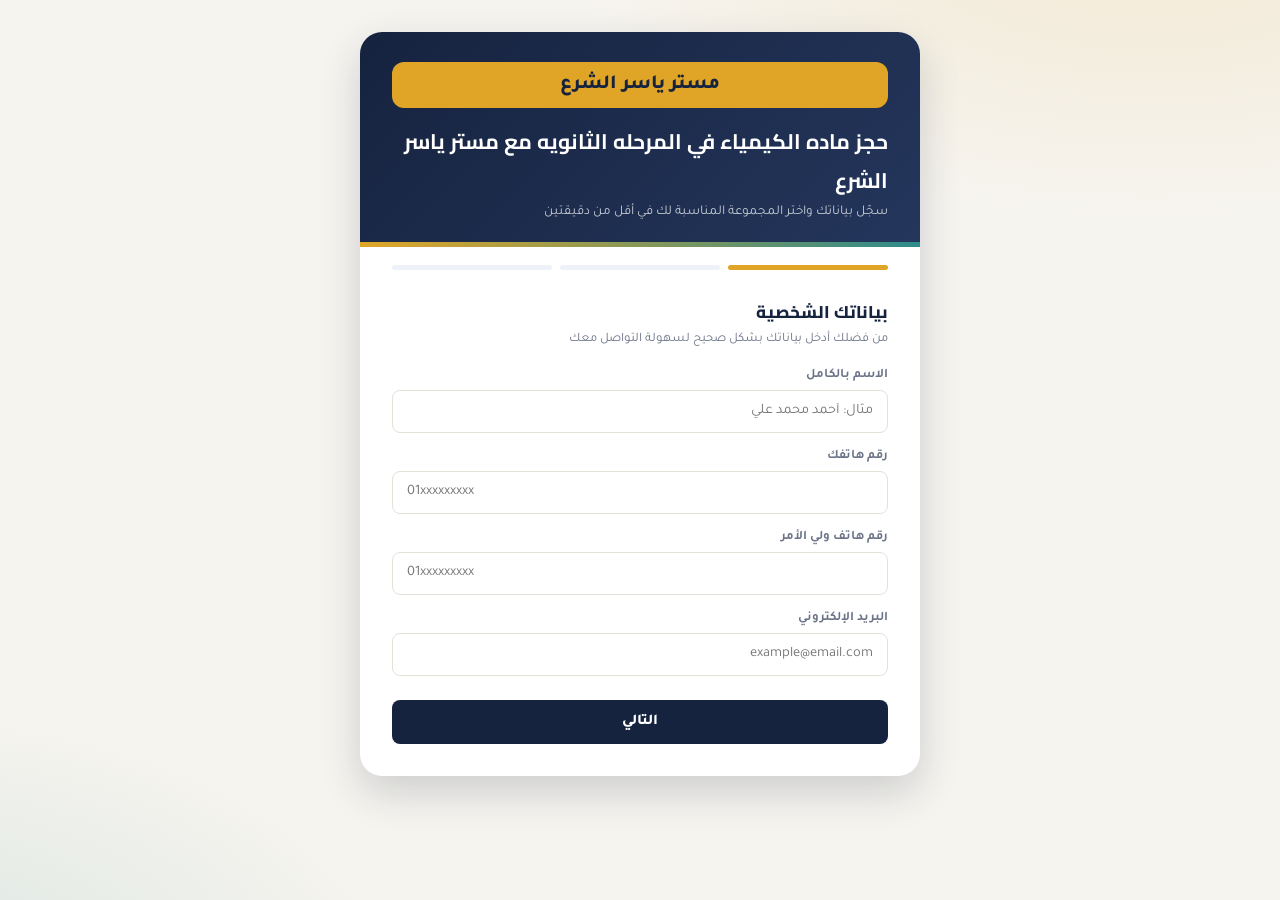
<file: index.html>
<!DOCTYPE html>
<html lang="ar" dir="rtl">
<head>
<meta charset="UTF-8">
<meta name="viewport" content="width=device-width, initial-scale=1.0">
<title>تسجيل حجز  - الأستاذ ياسر الشرع</title>
<link rel="stylesheet" href="css/style.css">
</head>
<body>

<div class="page-wrap">
  <div class="reg-card">

    <div class="reg-header">
      <div class="reg-logo">مستر ياسر الشرع</div>

      <h1>حجز ماده الكيمياء في المرحله الثانويه مع مستر ياسر الشرع</h1>
      <p>سجّل بياناتك واختر المجموعة المناسبة لك في أقل من دقيقتين</p>
    </div>

    <div class="steps">
      <div class="step-dot active" id="dot-1"></div>
      <div class="step-dot" id="dot-2"></div>
      <div class="step-dot" id="dot-3"></div>
    </div>

    <div class="reg-body">
      <div class="form-msg" id="globalMsg"></div>

      <form id="regForm" novalidate>

        <!-- الخطوة 1: البيانات الشخصية -->
        <div class="step-panel active" id="panel-1">
          <h2 class="step-title">بياناتك الشخصية</h2>
          <p class="step-sub">من فضلك أدخل بياناتك بشكل صحيح لسهولة التواصل معك</p>

          <div class="field" id="fieldFullName">
            <label class="field-label">الاسم بالكامل</label>
            <input class="input" type="text" id="fullName" placeholder="مثال: أحمد محمد علي">
            <div class="field-error">من فضلك أدخل الاسم بالكامل</div>
          </div>

          <div class="field" id="fieldPhone">
            <label class="field-label">رقم هاتفك</label>
            <input class="input" type="tel" id="phone" placeholder="01xxxxxxxxx">
            <div class="field-error">من فضلك أدخل رقم هاتف صحيح</div>
          </div>

          <div class="field" id="fieldParentPhone">
            <label class="field-label">رقم هاتف ولي الأمر</label>
            <input class="input" type="tel" id="parentPhone" placeholder="01xxxxxxxxx">
            <div class="field-error">من فضلك أدخل رقم هاتف ولي الأمر</div>
          </div>

          <div class="field" id="fieldEmail">
            <label class="field-label">البريد الإلكتروني</label>
            <input class="input" type="email" id="email" placeholder="example@email.com">
            <div class="field-error" id="emailError">من فضلك أدخل بريد إلكتروني صحيح</div>
          </div>

          <div class="step-actions">
            <button type="button" class="btn btn-primary" id="toStep2Btn">التالي</button>
          </div>
        </div>

        <!-- الخطوة 2: النوع -->
        <div class="step-panel" id="panel-2">
          <h2 class="step-title">حدد نوعك</h2>
          <p class="step-sub">سيتم عرض المجموعات المتاحة بناءً على اختيارك</p>

          <div class="gender-grid">
            <label class="gender-option">
              <input type="radio" name="gender" value="Male" id="genderMale">
              <div class="gender-card">
                <span class="emoji">👦</span>
                <span class="label">طالب</span>
              </div>
            </label>
            <label class="gender-option">
              <input type="radio" name="gender" value="Female" id="genderFemale">
              <div class="gender-card">
                <span class="emoji">👧</span>
                <span class="label">طالبه</span>
              </div>
            </label>
          </div>
          <div class="field-error" id="genderError">من فضلك اختر النوع</div>

          <div class="step-actions">
            <button type="button" class="btn btn-outline" id="backToStep1Btn">السابق</button>
            <button type="button" class="btn btn-primary" id="toStep3Btn">التالي</button>
          </div>
        </div>

        <!-- الخطوة 3: اختيار المجموعة -->
        <div class="step-panel" id="panel-3">
          <h2 class="step-title">اختر المجموعة المناسبة</h2>
          <p class="step-sub">هذه هي المجموعات المتاحة حاليًا حسب النوع الذي اخترته</p>

          <div id="groupsContainer">
            <div class="empty-state">جارِ تحميل المجموعات المتاحة...</div>
          </div>
          <div class="field-error" id="groupError">من فضلك اختر مجموعة متاحة</div>

          <div class="step-actions">
            <button type="button" class="btn btn-outline" id="backToStep2Btn">السابق</button>
            <button type="submit" class="btn btn-gold" id="submitBtn">تأكيد الحجز</button>
          </div>
        </div>

      </form>
    </div>
  </div>
</div>

<script src="js/register.js"></script>
</body>
</html>
</file>
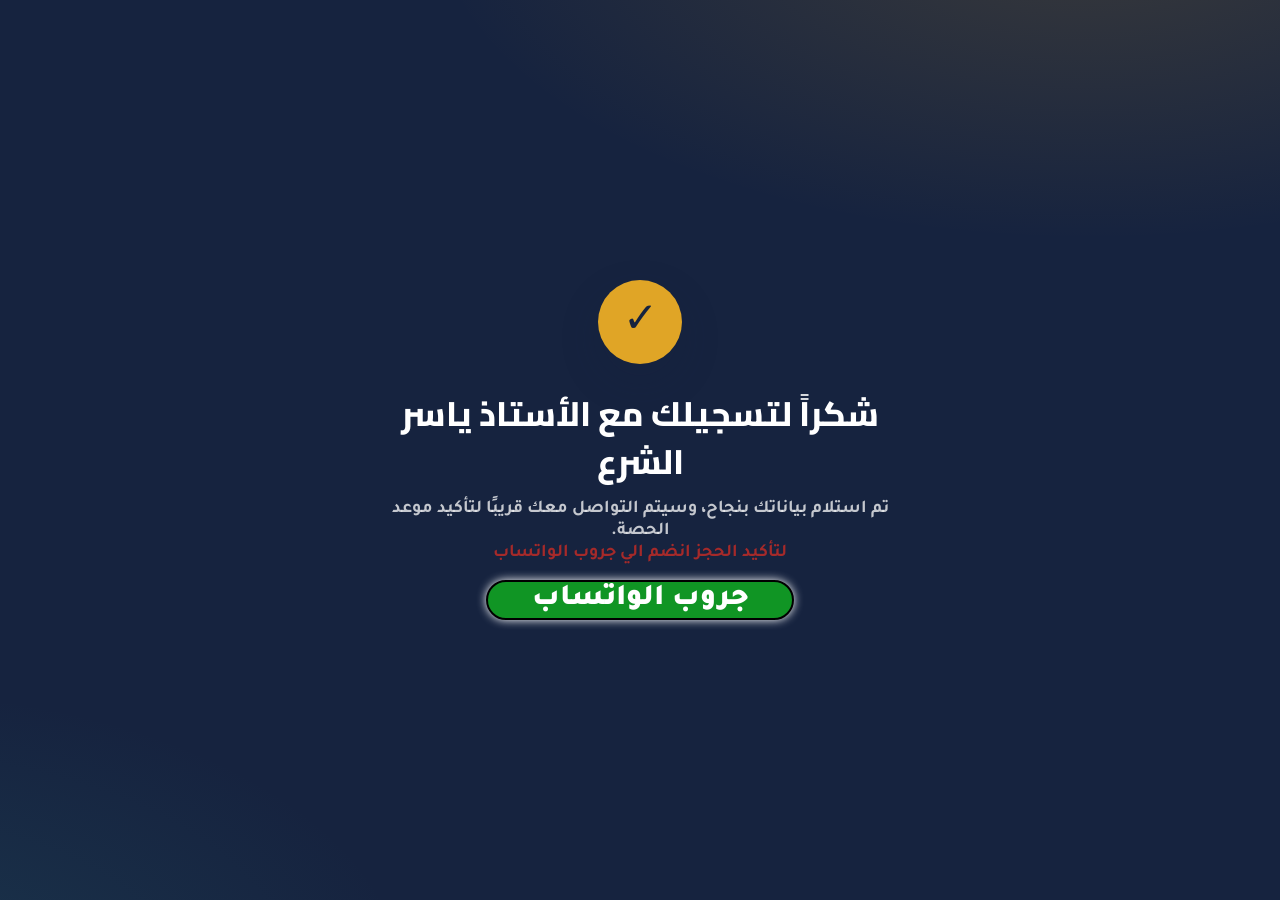
<file: thanks.html>
<!DOCTYPE html>
<html lang="ar" dir="rtl">
<head>
<meta charset="UTF-8">
<meta name="viewport" content="width=device-width, initial-scale=1.0">
<title>تم الحجز بنجاح - الأستاذ ياسر الشرع</title>
<link rel="stylesheet" href="css/style.css">
</head>
<body>

<div class="thanks-wrap">
  <div class="thanks-card">
    <div class="thanks-check">✓</div>
    <h1 class="thanks-title" id="thanksTitle">شكراً لتسجيلك مع الأستاذ ياسر الشرع</h1>
    <p class="thanks-sub">تم استلام بياناتك بنجاح، وسيتم التواصل معك قريبًا لتأكيد موعد الحصة.</p>
    <p class="thanks-sub" style="color: brown
    ;">لتأكيد الحجز انضم الي جروب الواتساب</p>
  </div>
  <div class="link-whats">
    <a href="https://chat.whatsapp.com/Gsd9KRclCWI82fXZv7PBJw" > جروب الواتساب</a>

</div>
</div>

<script>
  const name = sessionStorage.getItem('studentName');
  if (name) {
    document.getElementById('thanksTitle').textContent = `شكراً لتسجيلك يا ${name} مع الأستاذ ياسر الشرع`;
  }
</script>
</body>
</html>
</file>
<file: css/style.css>
/* =========================================================
   تسجيل الطلاب - نظام حجز الحصص - الأستاذ ياسر الشرع
   ========================================================= */

@import url('https://fonts.googleapis.com/css2?family=Cairo:wght@600;700;800&family=Tajawal:wght@400;500;700&display=swap');

:root{
  --navy:        #16233F;
  --navy-light:  #24365C;
  --navy-pale:   #EEF1F7;
  --gold:        #E0A526;
  --gold-dark:   #B9860F;
  --teal:        #2E8B8B;
  --bg:          #F6F4EF;
  --surface:     #FFFFFF;
  --text:        #1F2430;
  --text-muted:  #6C7488;
  --border:      #E4E1D8;
  --danger:      #C0392B;
  --danger-bg:   #FCEBEA;
  --success:     #2E8B57;
  --success-bg:  #E9F6EF;
  --radius-sm:   8px;
  --radius:      14px;
  --radius-lg:   22px;
  --shadow:      0 2px 10px rgba(22,35,63,.08);
  --shadow-lg:   0 16px 40px rgba(22,35,63,.18);
}

*{ box-sizing:border-box; }
html,body{ margin:0; padding:0; }
body{
  font-family:'Tajawal', sans-serif;
  color:var(--text);
  direction:rtl;
  min-height:100vh;
  background:
    radial-gradient(1000px 520px at 90% -10%, rgba(224,165,38,.14), transparent 60%),
    radial-gradient(900px 480px at -10% 110%, rgba(46,139,139,.14), transparent 60%),
    var(--bg);
}
h1,h2,h3,.brand{ font-family:'Cairo', sans-serif; }
button{ font-family:inherit; cursor:pointer; }
input,select{ font-family:inherit; }

.page-wrap{ min-height:100vh; display:flex; align-items:flex-start; justify-content:center; padding:32px 16px; }

.reg-card{
  width:100%; max-width:560px; background:var(--surface);
  border-radius:var(--radius-lg); box-shadow:var(--shadow-lg);
  overflow:hidden;
}

.reg-header{
  
  background:linear-gradient(135deg, var(--navy) 0%, var(--navy-light) 100%);
  color:#fff; padding:30px 32px 26px; position:relative;
}
.reg-header::after{
  content:""; position:absolute; inset:auto 0 0 0; height:5px;
  background:linear-gradient(90deg, var(--gold), var(--teal));
}
.reg-logo{
   height:46px; border-radius:12px; background:var(--gold); color:var(--navy);
  display:flex; align-items:center; justify-content:center; font-weight:800; font-size:20px; margin-bottom:14px;
}
.reg-header h1{ font-size:21px; margin:0 0 4px; }
.reg-header p{ margin:0; font-size:13.5px; color:rgba(255,255,255,.75); }

/* مؤشر الخطوات */
.steps{ display:flex; gap:8px; padding:18px 32px 0; }
.step-dot{ flex:1; height:5px; border-radius:999px; background:var(--navy-pale); transition:.2s background ease; }
.step-dot.active{ background:var(--gold); }
.step-dot.done{ background:var(--teal); }

.reg-body{ padding:26px 32px 32px; }
.step-panel{ display:none; }
.step-panel.active{ display:block; animation:fadeIn .25s ease; }
@keyframes fadeIn{ from{ opacity:0; transform:translateY(6px);} to{ opacity:1; transform:translateY(0);} }

.step-title{ font-size:17px; font-weight:800; color:var(--navy); margin:0 0 4px; }
.step-sub{ font-size:13px; color:var(--text-muted); margin:0 0 20px; }

.field{ margin-bottom:16px; }
label.field-label{ display:block; font-size:13px; font-weight:700; color:var(--text-muted); margin-bottom:6px; }
.input{
  width:100%; padding:12px 14px; border-radius:var(--radius-sm);
  border:1.5px solid var(--border); background:#fff; color:var(--text);
  font-size:14.5px; outline:none; transition:.15s border-color ease;
}
.input:focus{ border-color:var(--navy); }
.field-error{ color:var(--danger); font-size:12.5px; font-weight:700; margin-top:5px; display:none; }
.field-error.show{ display:block; }
.field.has-error .input{ border-color:var(--danger); }

/* اختيار النوع */
.gender-grid{ display:grid; grid-template-columns:1fr 1fr; gap:14px; margin-bottom:6px; }
.gender-option{ position:relative; }
.gender-option input{ position:absolute; opacity:0; inset:0; margin:0; cursor:pointer; }
.gender-card{
  border:2px solid var(--border); border-radius:var(--radius); padding:20px 12px;
  text-align:center; transition:.15s all ease;
}
.gender-card .emoji{ font-size:30px; display:block; margin-bottom:8px; }
.gender-card .label{ font-weight:800; color:var(--navy); font-size:14.5px; }
.gender-option input:checked + .gender-card{ border-color:var(--gold); background:#FFF8E9; }
.gender-option input:focus-visible + .gender-card{ outline:2px solid var(--teal); outline-offset:2px; }

/* قائمة المجموعات */
.groups-hint{
  background:var(--navy-pale); color:var(--navy); font-size:13px; font-weight:700;
  padding:12px 16px; border-radius:var(--radius-sm); margin-bottom:14px;
}
.group-list{ display:flex; flex-direction:column; gap:10px; }
.group-option{ position:relative; }
.group-option input{ position:absolute; opacity:0; inset:0; margin:0; cursor:pointer; }
.group-option input:disabled{ cursor:not-allowed; }
.group-card{
  border:2px solid var(--border); border-radius:var(--radius); padding:14px 16px;
  display:flex; align-items:center; gap:14px; transition:.15s all ease;
}
.group-option input:checked + .group-card{ border-color:var(--gold); background:#FFF8E9; }
.group-option input:disabled + .group-card{ opacity:.5; background:#F5F5F2; }
.group-icon{
  width:38px; height:38px; border-radius:10px; background:var(--navy); color:var(--gold);
  display:flex; align-items:center; justify-content:center; font-size:17px; flex-shrink:0;
}
.group-info{ flex:1; min-width:0; }
.group-info .g-name{ font-weight:800; color:var(--navy); font-size:14.5px; }
.group-info .g-meta{ font-size:12.5px; color:var(--text-muted); margin-top:2px; }
.group-seats{ font-size:12px; font-weight:700; color:var(--teal); white-space:nowrap; }
.group-seats.full{ color:var(--danger); }

.btn{
  display:inline-flex; align-items:center; justify-content:center; gap:8px;
  padding:13px 22px; border-radius:var(--radius-sm); border:none;
  font-size:15px; font-weight:800; width:100%; transition:.15s transform ease, .15s background ease;
}
.btn:active{ transform:scale(.98); }
.btn-primary{ background:var(--navy); color:#fff; }
.btn-primary:hover{ background:var(--navy-light); }
.btn-gold{ background:var(--gold); color:var(--navy); }
.btn-gold:hover{ background:var(--gold-dark); color:#fff; }
.btn-outline{ background:transparent; border:1.5px solid var(--border); color:var(--text); }
.btn:disabled{ opacity:.5; cursor:not-allowed; }

.step-actions{ display:flex; gap:10px; margin-top:24px; }
.step-actions .btn{ flex:1; }

.form-msg{ font-size:13.5px; font-weight:700; padding:11px 14px; border-radius:var(--radius-sm); margin-bottom:16px; display:none; }
.form-msg.show{ display:block; }
.form-msg.success{ background:var(--success-bg); color:var(--success); }
.form-msg.error{ background:var(--danger-bg); color:var(--danger); }

.spinner{
  width:16px; height:16px; border-radius:50%;
  border:3px solid rgba(255,255,255,.35); border-top-color:#fff;
  animation:spin .7s linear infinite; display:inline-block;
}
@keyframes spin{ to{ transform:rotate(360deg); } }

.empty-state{ text-align:center; color:var(--text-muted); font-size:13.5px; padding:24px; }

/* صفحة الشكر */
.thanks-wrap{
  min-height:100vh; 
  display:flex;
  flex-direction:column;
  gap:16px;
  align-items:center; justify-content:center; text-align:center;
  min-height:100vh; display:flex; align-items:center; justify-content:center; text-align:center;
  padding:24px; background:
    radial-gradient(1100px 550px at 85% -10%, rgba(224,165,38,.18), transparent 60%),
    radial-gradient(900px 500px at -10% 110%, rgba(46,139,139,.18), transparent 60%),
    var(--navy);
}
.thanks-card{ max-width:520px; }
.thanks-check{
  width:84px; height:84px; border-radius:50%; background:var(--gold); color:var(--navy);
  display:flex; align-items:center; justify-content:center; font-size:42px; margin:0 auto 26px;
  box-shadow:var(--shadow-lg);
}
.thanks-title{ font-size:clamp(24px, 5vw, 34px); color:#fff; font-weight:800; margin:0 0 12px; line-height:1.4; }
.thanks-sub{ color:rgba(255,255,255,.75); font-size:18px;
   margin:0;
  font-weight: 700; }
.link-whats{
  width: 25%;
  background-color: rgb(16, 149, 36);
  color: white;
  border: 2px solid black;
  border-radius: 20px;
  box-shadow: 0px 0px 10px white;
}
.link-whats a{
  color: white;
  font-size: 30px;
  font-weight: 900;
  text-decoration: none;
}
/* ================= استجابة الشاشات ================= */
@media (max-width:640px){
  .page-wrap{ padding:0; }
  .reg-card{ border-radius:0; min-height:100vh; box-shadow:none; }
  .reg-header{ padding:24px 20px 22px; }
  .reg-body{ padding:22px 20px 28px; }
  .steps{ padding:16px 20px 0; }
}

@media (max-width:420px){
  .gender-grid{ gap:10px; }
  .gender-card{ padding:16px 8px; }
  .group-card{ padding:12px; gap:10px; }
  .group-icon{ width:32px; height:32px; font-size:15px; }
}
</file>
